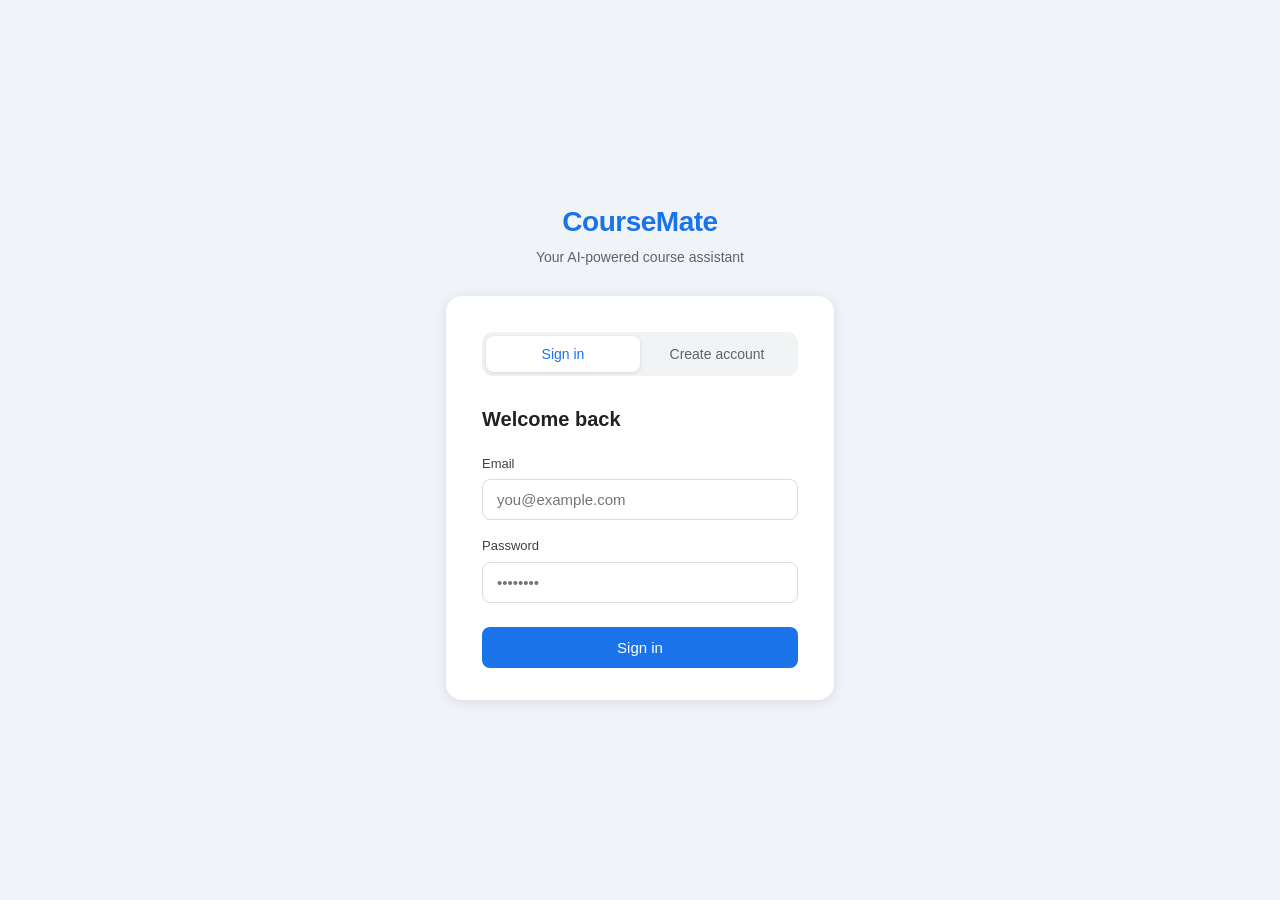
<file: frontend/index.html>
<!DOCTYPE html>
<html lang="en">
<head>
  <meta charset="UTF-8" />
  <meta name="viewport" content="width=device-width, initial-scale=1.0"/>
  <title>CourseMate</title>
  <link rel="stylesheet" href="./css/style.css"/>
  <style>
    body {
      min-height: 100vh;
      display: flex;
      align-items: center;
      justify-content: center;
      background: #f0f4f8;
    }

    .auth-wrapper {
      width: 100%;
      max-width: 420px;
      padding: 16px;
    }

    .auth-brand {
      text-align: center;
      margin-bottom: 28px;
    }

    .auth-brand h1 {
      font-size: 28px;
      font-weight: 700;
      color: #1a73e8;
      margin: 0 0 4px 0;
      letter-spacing: -0.5px;
    }

    .auth-brand p {
      color: #5f6368;
      font-size: 14px;
      margin: 0;
    }

    .auth-card {
      background: #fff;
      border-radius: 16px;
      box-shadow: 0 2px 12px rgba(0,0,0,0.10);
      padding: 36px 36px 32px;
    }

    .tab-switch {
      display: flex;
      background: #f1f3f4;
      border-radius: 10px;
      padding: 4px;
      margin-bottom: 28px;
    }

    .tab-btn {
      flex: 1;
      padding: 10px;
      border: none;
      background: transparent;
      border-radius: 8px;
      font-size: 14px;
      font-weight: 500;
      color: #5f6368;
      cursor: pointer;
      transition: all 0.2s;
      margin: 0;
      width: auto;
    }

    .tab-btn.active {
      background: #fff;
      color: #1a73e8;
      box-shadow: 0 1px 4px rgba(0,0,0,0.12);
    }

    .auth-form { display: none; }
    .auth-form.active { display: block; }

    .auth-form h2 {
      font-size: 20px;
      font-weight: 600;
      color: #202124;
      margin: 0 0 20px 0;
    }

    .form-group {
      margin-bottom: 16px;
    }

    .form-group label {
      display: block;
      font-size: 13px;
      font-weight: 500;
      color: #3c4043;
      margin-bottom: 6px;
    }

    .form-group input {
      width: 100%;
      padding: 11px 14px;
      border: 1.5px solid #dadce0;
      border-radius: 8px;
      font-size: 15px;
      color: #202124;
      background: #fff;
      transition: border-color 0.2s;
      margin: 0;
    }

    .form-group input:focus {
      outline: none;
      border-color: #1a73e8;
    }

    .submit-btn {
      width: 100%;
      padding: 12px;
      background: #1a73e8;
      color: white;
      border: none;
      border-radius: 8px;
      font-size: 15px;
      font-weight: 500;
      cursor: pointer;
      margin-top: 8px;
      transition: background 0.2s;
    }

    .submit-btn:hover { background: #1557b0; }

    .auth-message {
      margin-top: 14px;
      padding: 10px 14px;
      border-radius: 8px;
      font-size: 14px;
      display: none;
    }

    .auth-message.show { display: block; }
    .auth-message.success { background: #e6f4ea; color: #137333; }
    .auth-message.error { background: #fce8e6; color: #c5221f; }
  </style>
</head>
<body>
  <div class="auth-wrapper">
    <div class="auth-brand">
      <h1>CourseMate</h1>
      <p>Your AI-powered course assistant</p>
    </div>

    <div class="auth-card">
      <div class="tab-switch">
        <button class="tab-btn active" id="loginTab">Sign in</button>
        <button class="tab-btn" id="registerTab">Create account</button>
      </div>

      <!-- Login Form -->
      <div class="auth-form active" id="loginForm">
        <h2>Welcome back</h2>
        <div class="form-group">
          <label for="loginEmail">Email</label>
          <input id="loginEmail" type="email" placeholder="you@example.com" />
        </div>
        <div class="form-group">
          <label for="loginPassword">Password</label>
          <input id="loginPassword" type="password" placeholder="••••••••" />
        </div>
        <button class="submit-btn" id="loginBtn">Sign in</button>
        <div class="auth-message" id="loginMessage"></div>
      </div>

      <!-- Register Form -->
      <div class="auth-form" id="registerForm">
        <h2>Create your account</h2>
        <div class="form-group">
          <label for="registerEmail">Email</label>
          <input id="registerEmail" type="email" placeholder="you@example.com" />
        </div>
        <div class="form-group">
          <label for="registerPassword">Password</label>
          <input id="registerPassword" type="password" placeholder="••••••••" />
        </div>
        <button class="submit-btn" id="registerBtn">Create account</button>
        <div class="auth-message" id="registerMessage"></div>
      </div>
    </div>
  </div>

  <script type="module">
    import { api } from "./js/api.js";

    const loginTab = document.getElementById("loginTab");
    const registerTab = document.getElementById("registerTab");
    const loginForm = document.getElementById("loginForm");
    const registerForm = document.getElementById("registerForm");

    loginTab.addEventListener("click", () => {
      loginTab.classList.add("active");
      registerTab.classList.remove("active");
      loginForm.classList.add("active");
      registerForm.classList.remove("active");
    });

    registerTab.addEventListener("click", () => {
      registerTab.classList.add("active");
      loginTab.classList.remove("active");
      registerForm.classList.add("active");
      loginForm.classList.remove("active");
    });

    function showMessage(id, text, type) {
      const el = document.getElementById(id);
      el.textContent = text;
      el.className = `auth-message show ${type}`;
    }

    document.getElementById("loginBtn").addEventListener("click", async () => {
      const email = document.getElementById("loginEmail").value.trim();
      const password = document.getElementById("loginPassword").value.trim();
      if (!email || !password) {
        showMessage("loginMessage", "Please enter email and password.", "error");
        return;
      }
      try {
        const result = await api.login(email, password);
        api.setToken(result.access_token);
        showMessage("loginMessage", "Sign in successful. Redirecting...", "success");
        setTimeout(() => window.location.href = "./dashboard.html", 600);
      } catch (err) {
        showMessage("loginMessage", err.message, "error");
      }
    });

    document.getElementById("registerBtn").addEventListener("click", async () => {
      const email = document.getElementById("registerEmail").value.trim();
      const password = document.getElementById("registerPassword").value.trim();
      if (!email || !password) {
        showMessage("registerMessage", "Please enter email and password.", "error");
        return;
      }
      try {
        const result = await api.register(email, password);
        api.setToken(result.access_token);
        showMessage("registerMessage", "Account created. Redirecting...", "success");
        setTimeout(() => window.location.href = "./dashboard.html", 600);
      } catch (err) {
        showMessage("registerMessage", err.message, "error");
      }
    });

    document.addEventListener("keydown", (e) => {
      if (e.key !== "Enter") return;
      if (loginForm.classList.contains("active")) {
        document.getElementById("loginBtn").click();
      } else {
        document.getElementById("registerBtn").click();
      }
    });
  </script>
</body>
</html>
</file>
<file: frontend/css/style.css>
/* ============================================================
   CourseMate Global Styles
   Design: Academic / Professional (Google Classroom inspired)
   ============================================================ */

* { box-sizing: border-box; }

body {
  margin: 0;
  font-family: Roboto, "Google Sans", Arial, sans-serif;
  background: #f0f4f8;
  color: #202124;
  font-size: 15px;
  line-height: 1.5;
}

h1, h2, h3 { margin-top: 0; }

/* ── Layout ── */
.container {
  width: 92%;
  max-width: 1100px;
  margin: 0 auto;
  padding: 28px 0 48px;
}

/* ── Top Navigation Bar ── */
.topbar {
  background: #fff;
  border-bottom: 1px solid #e0e0e0;
  padding: 0 32px;
  height: 60px;
  display: flex;
  align-items: center;
  justify-content: space-between;
  position: sticky;
  top: 0;
  z-index: 100;
}

.topbar-brand {
  font-size: 20px;
  font-weight: 700;
  color: #1a73e8;
  text-decoration: none;
  letter-spacing: -0.3px;
}

.topbar-nav {
  display: flex;
  align-items: center;
  gap: 4px;
}

.topbar-nav a {
  text-decoration: none;
  padding: 8px 14px;
  border-radius: 8px;
  font-size: 14px;
  font-weight: 500;
  color: #3c4043;
  transition: background 0.15s;
}

.topbar-nav a:hover { background: #f1f3f4; }
.topbar-nav a.active { color: #1a73e8; background: #e8f0fe; }
.topbar-nav .btn-logout { color: #c5221f; }
.topbar-nav .btn-logout:hover { background: #fce8e6; }

/* ── Cards ── */
.card {
  background: #fff;
  border-radius: 16px;
  padding: 28px;
  box-shadow: 0 1px 6px rgba(0,0,0,0.08);
  margin-bottom: 20px;
}

.card-title {
  font-size: 17px;
  font-weight: 600;
  color: #202124;
  margin: 0 0 20px 0;
}

/* ── Page Header ── */
.page-header {
  margin-bottom: 24px;
}

.page-header h1 {
  font-size: 24px;
  font-weight: 700;
  color: #202124;
  margin: 0 0 4px 0;
}

.page-header p {
  color: #5f6368;
  font-size: 14px;
  margin: 0;
}

/* ── Form Elements ── */
.form-group { margin-bottom: 16px; }

.form-group label {
  display: block;
  font-size: 13px;
  font-weight: 500;
  color: #3c4043;
  margin-bottom: 6px;
}

input[type="text"],
input[type="email"],
input[type="password"],
input[type="number"],
input[type="file"],
textarea,
select {
  width: 100%;
  padding: 10px 14px;
  border: 1.5px solid #dadce0;
  border-radius: 8px;
  font-size: 14px;
  font-family: inherit;
  color: #202124;
  background: #fff;
  transition: border-color 0.2s;
  margin: 0;
}

input:focus, textarea:focus, select:focus {
  outline: none;
  border-color: #1a73e8;
}

textarea {
  resize: vertical;
  min-height: 100px;
}

/* ── Buttons ── */
button {
  display: inline-flex;
  align-items: center;
  justify-content: center;
  gap: 6px;
  padding: 10px 20px;
  border: none;
  border-radius: 8px;
  font-size: 14px;
  font-weight: 500;
  font-family: inherit;
  cursor: pointer;
  transition: background 0.2s;
  background: #1a73e8;
  color: #fff;
  width: auto;
  margin: 0;
}

button:hover { background: #1557b0; }

button.secondary {
  background: #e8f0fe;
  color: #1a73e8;
}
button.secondary:hover { background: #d2e3fc; }

button.danger {
  background: #fce8e6;
  color: #c5221f;
}
button.danger:hover { background: #f5c6c2; }

button.ghost {
  background: transparent;
  color: #3c4043;
  border: 1.5px solid #dadce0;
}
button.ghost:hover { background: #f1f3f4; }

/* ── Button Groups ── */
.btn-group {
  display: flex;
  gap: 10px;
  flex-wrap: wrap;
  align-items: center;
}

/* Legacy support */
.inline-btns {
  display: flex;
  gap: 10px;
  flex-wrap: wrap;
}

/* ── Messages / Alerts ── */
.message {
  padding: 12px 16px;
  border-radius: 8px;
  font-size: 14px;
  margin: 10px 0;
}

.message.success, .success { background: #e6f4ea; color: #137333; border: 1px solid #ceead6; }
.message.error,   .error   { background: #fce8e6; color: #c5221f; border: 1px solid #f5c6c2; }
.message.info,    .info    { background: #e8f0fe; color: #1a73e8; border: 1px solid #d2e3fc; }
.message.warning           { background: #fef7e0; color: #b45309; border: 1px solid #fde68a; }

/* ── List Items ── */
.list-item {
  background: #fff;
  border: 1px solid #e0e0e0;
  border-radius: 12px;
  padding: 18px 20px;
  margin-bottom: 12px;
  transition: box-shadow 0.15s;
}

.list-item:hover { box-shadow: 0 2px 8px rgba(0,0,0,0.08); }

.list-item h3 {
  font-size: 15px;
  font-weight: 600;
  color: #202124;
  margin: 0 0 6px 0;
}

.list-item p {
  margin: 4px 0;
  color: #5f6368;
  font-size: 14px;
}

/* ── Status Badges ── */
.badge {
  display: inline-block;
  padding: 3px 10px;
  border-radius: 12px;
  font-size: 12px;
  font-weight: 500;
}

.badge-ready      { background: #e6f4ea; color: #137333; }
.badge-pending    { background: #fef7e0; color: #b45309; }
.badge-processing { background: #e8f0fe; color: #1a73e8; }
.badge-failed     { background: #fce8e6; color: #c5221f; }

/* ── Pre/Code Box ── */
.pre-box {
  white-space: normal;
  background: #f8f9fa;
  border: 1px solid #e0e0e0;
  border-radius: 8px;
  padding: 16px;
  font-size: 14px;
  line-height: 1.6;
  margin-top: 12px;
}

/* ── Quiz Options ── */
.option-row {
  display: flex;
  gap: 10px;
  align-items: center;
  padding: 10px 14px;
  border: 1.5px solid #dadce0;
  border-radius: 8px;
  margin-bottom: 8px;
  cursor: pointer;
  transition: border-color 0.15s, background 0.15s;
}

.option-row:hover {
  border-color: #1a73e8;
  background: #f8f9ff;
}

.option-row input[type="radio"] {
  width: auto;
  margin: 0;
  accent-color: #1a73e8;
}

/* ── Misc ── */
.small     { font-size: 13px; color: #5f6368; }
.text-muted { color: #80868b; }
.mt-8      { margin-top: 8px; }
.mt-16     { margin-top: 16px; }
.mb-0      { margin-bottom: 0; }

.section-label {
  font-size: 12px;
  font-weight: 600;
  color: #5f6368;
  text-transform: uppercase;
  letter-spacing: 0.5px;
  margin: 0 0 12px 0;
}

.empty-state {
  text-align: center;
  padding: 40px 20px;
  color: #80868b;
  font-size: 14px;
}

/* ── Legacy nav (keep for compatibility) ── */
.nav {
  display: flex;
  gap: 8px;
  flex-wrap: wrap;
  margin-bottom: 18px;
}

.nav a {
  text-decoration: none;
  padding: 8px 14px;
  border-radius: 8px;
  background: #fff;
  border: 1px solid #e0e0e0;
  color: #1a73e8;
  font-size: 14px;
  font-weight: 500;
}

.nav a:hover { background: #f1f3f4; }

/* ── Responsive ── */
.row { display: flex; gap: 20px; flex-wrap: wrap; }
.col { flex: 1; min-width: 260px; }
</file>
